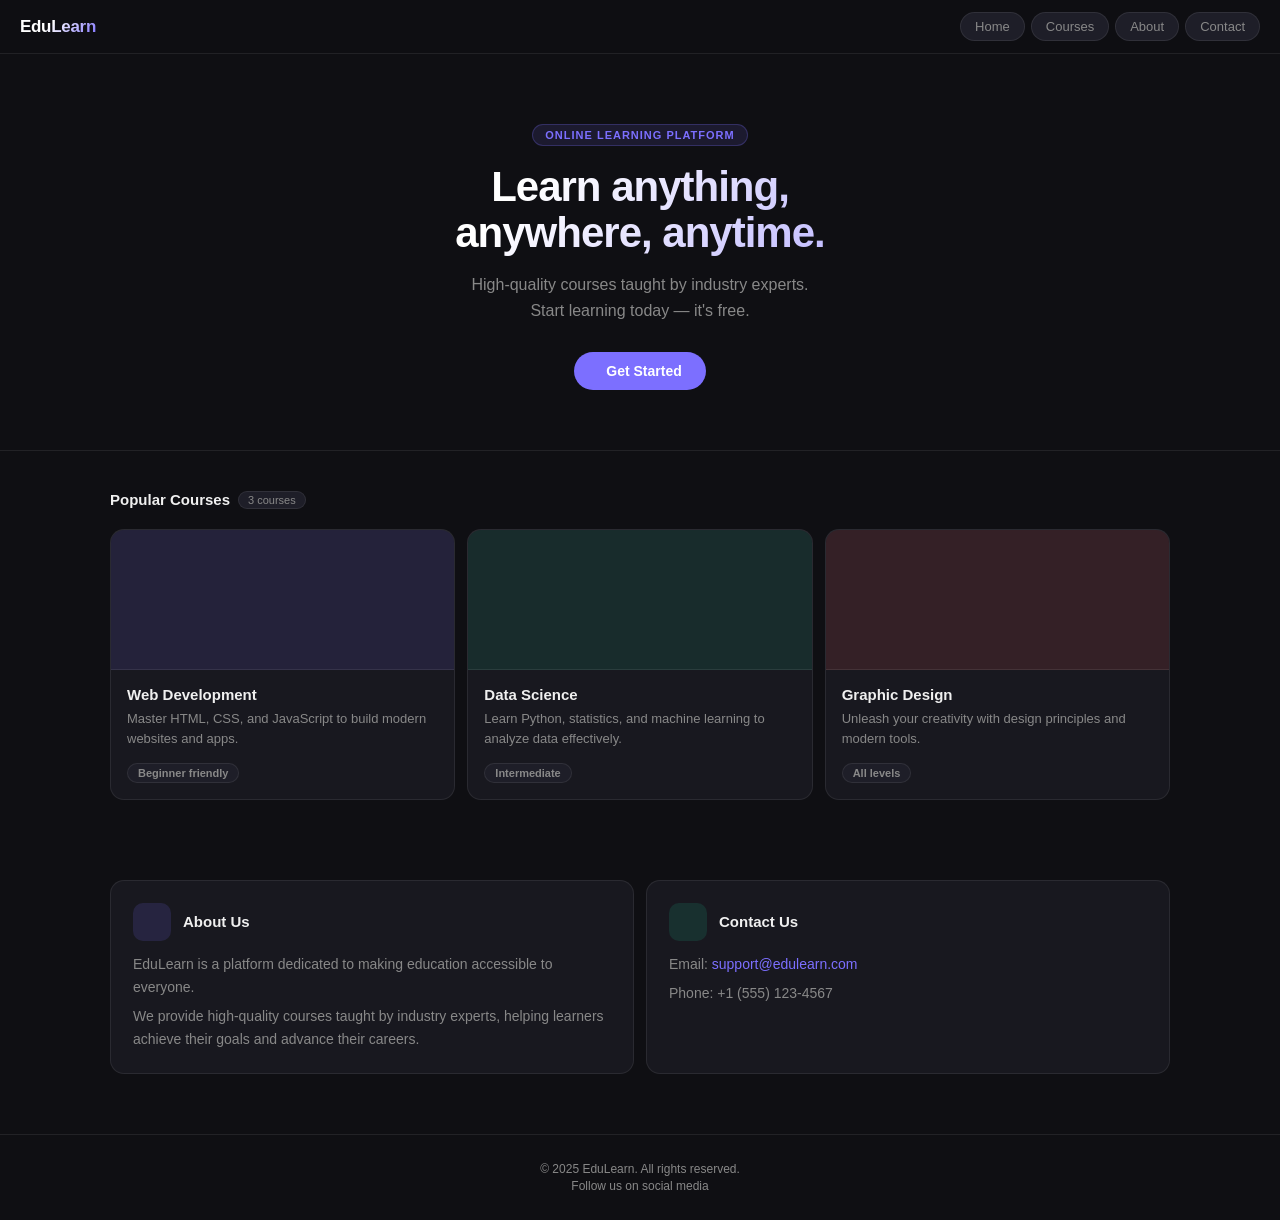
<file: index.html>
<!DOCTYPE html>
<html lang="en">
<head>
  <meta charset="UTF-8" />
  <meta name="viewport" content="width=device-width, initial-scale=1.0"/>
  <title>EduLearn - Online Learning Platform</title>

  <script async src="https://pagead2.googlesyndication.com/pagead/js/adsbygoogle.js?client=ca-pub-9308649654279660" 
    crossorigin="anonymous"></script>
  <link rel="stylesheet" href="https://site-assets.fontawesome.com/releases/v6.2.0/css/all.css">

  <style>
    *, *::before, *::after { box-sizing: border-box; margin: 0; padding: 0; }

    :root {
      --bg: #0f0f13;
      --bg2: #18181f;
      --bg3: #1e1e28;
      --border: rgba(255,255,255,0.08);
      --text: #f0f0f0;
      --muted: #888;
      --accent: #7c6fff;
      --accent2: #ff5f5f;
      --green: #1fbb8a;
      --radius: 14px;
    }

    body {
      background: var(--bg);
      color: var(--text);
      font-family: -apple-system, BlinkMacSystemFont, 'Segoe UI', sans-serif;
      min-height: 100vh;
    }

    /* NAV */
    nav {
      display: flex;
      align-items: center;
      gap: 12px;
      padding: 12px 20px;
      background: rgba(15,15,19,0.92);
      backdrop-filter: blur(12px);
      border-bottom: 1px solid var(--border);
      position: sticky;
      top: 0;
      z-index: 200;
    }
    .nav-logo {
      font-size: 17px;
      font-weight: 700;
      letter-spacing: -0.3px;
      background: linear-gradient(135deg, #fff 40%, var(--accent));
      -webkit-background-clip: text;
      -webkit-text-fill-color: transparent;
      background-clip: text;
      text-decoration: none;
    }
    .nav-links {
      display: flex;
      gap: 6px;
      margin-left: auto;
    }
    .nav-links a {
      flex-shrink: 0;
      padding: 6px 14px;
      border-radius: 20px;
      border: 1px solid var(--border);
      background: var(--bg3);
      color: var(--muted);
      font-size: 13px;
      font-weight: 500;
      text-decoration: none;
      transition: color 0.15s, background 0.15s, border-color 0.15s;
    }
    .nav-links a:hover { background: var(--accent); color: #fff; border-color: var(--accent); }

    /* HERO */
    .hero {
      text-align: center;
      padding: 70px 20px 60px;
      border-bottom: 1px solid var(--border);
    }
    .hero .eyebrow {
      display: inline-block;
      font-size: 11px;
      font-weight: 700;
      letter-spacing: 1px;
      text-transform: uppercase;
      color: var(--accent);
      background: rgba(124,111,255,0.12);
      border: 1px solid rgba(124,111,255,0.25);
      border-radius: 20px;
      padding: 4px 12px;
      margin-bottom: 18px;
    }
    .hero h2 {
      font-size: 42px;
      font-weight: 800;
      letter-spacing: -1px;
      line-height: 1.1;
      background: linear-gradient(135deg, #fff 40%, var(--accent));
      -webkit-background-clip: text;
      -webkit-text-fill-color: transparent;
      background-clip: text;
      margin-bottom: 16px;
    }
    .hero p {
      font-size: 16px;
      color: var(--muted);
      margin-bottom: 28px;
      line-height: 1.6;
    }
    .hero-btn {
      display: inline-flex;
      align-items: center;
      gap: 8px;
      background: var(--accent);
      color: #fff;
      font-size: 14px;
      font-weight: 600;
      padding: 11px 24px;
      border-radius: 24px;
      text-decoration: none;
      border: none;
      cursor: pointer;
      transition: opacity 0.15s;
    }
    .hero-btn:hover { opacity: 0.88; }

    /* SECTION */
    .section {
      padding: 40px 20px;
      max-width: 1100px;
      margin: 0 auto;
    }
    .section-header {
      display: flex;
      align-items: center;
      gap: 8px;
      margin-bottom: 20px;
    }
    .section-header h2 { font-size: 15px; font-weight: 700; color: var(--text); }
    .count-pill {
      background: var(--bg3);
      border: 1px solid var(--border);
      border-radius: 20px;
      padding: 2px 9px;
      font-size: 11px;
      color: var(--muted);
    }

    /* COURSE CARDS */
    .courses {
      display: grid;
      grid-template-columns: repeat(auto-fit, minmax(260px, 1fr));
      gap: 12px;
    }
    .course-card {
      background: var(--bg2);
      border: 1px solid var(--border);
      border-radius: var(--radius);
      overflow: hidden;
      transition: border-color 0.2s, transform 0.2s;
      text-decoration: none;
      color: inherit;
      display: block;
    }
    .course-card:hover {
      border-color: rgba(124,111,255,0.4);
      transform: translateY(-3px);
    }
    .course-image {
      height: 140px;
      display: flex;
      align-items: center;
      justify-content: center;
      font-size: 32px;
      border-bottom: 1px solid var(--border);
    }
    .course-image.web  { background: rgba(124,111,255,0.12); }
    .course-image.data { background: rgba(31,187,138,0.12); }
    .course-image.design { background: rgba(255,95,95,0.12); }
    .course-body { padding: 16px; }
    .course-body h3 { font-size: 15px; font-weight: 700; margin-bottom: 6px; color: var(--text); }
    .course-body p { font-size: 13px; color: var(--muted); line-height: 1.55; margin-bottom: 14px; }
    .course-tag {
      display: inline-block;
      font-size: 11px;
      font-weight: 600;
      padding: 3px 10px;
      border-radius: 20px;
      border: 1px solid var(--border);
      color: var(--muted);
      background: var(--bg3);
    }

    /* ABOUT + CONTACT */
    .info-grid {
      display: grid;
      grid-template-columns: repeat(auto-fit, minmax(280px, 1fr));
      gap: 12px;
    }
    .info-card {
      background: var(--bg2);
      border: 1px solid var(--border);
      border-radius: var(--radius);
      padding: 22px;
    }
    .info-card .card-header {
      display: flex;
      align-items: center;
      gap: 12px;
      margin-bottom: 12px;
    }
    .card-icon {
      width: 38px;
      height: 38px;
      border-radius: 10px;
      display: flex;
      align-items: center;
      justify-content: center;
      font-size: 16px;
      flex-shrink: 0;
    }
    .icon-purple { background: rgba(124,111,255,0.15); color: var(--accent); }
    .icon-green  { background: rgba(31,187,138,0.15);  color: var(--green); }
    .info-card h3 { font-size: 15px; font-weight: 700; color: var(--text); }
    .info-card p  { font-size: 14px; color: var(--muted); line-height: 1.65; }
    .info-card p + p { margin-top: 6px; }
    .info-card a { color: var(--accent); text-decoration: none; }
    .info-card a:hover { text-decoration: underline; }

    /* FOOTER */
    footer {
      border-top: 1px solid var(--border);
      text-align: center;
      padding: 24px 20px;
      margin-top: 20px;
    }
    footer p { font-size: 12px; color: var(--muted); margin: 3px 0; }
  </style>
</head>
<body>

  <!-- NAV -->
  <nav>
    <a href="#" class="nav-logo">EduLearn</a>
    <div class="nav-links">
      <a href="#">Home</a>
      <a href="#courses">Courses</a>
      <a href="#about">About</a>
      <a href="#contact">Contact</a>
    </div>
  </nav>

  <!-- HERO -->
  <section class="hero">
    <span class="eyebrow">Online Learning Platform</span>
    <h2>Learn anything,<br>anywhere, anytime.</h2>
    <p>High-quality courses taught by industry experts.<br>Start learning today — it's free.</p>
    <a href="/304072.html" class="hero-btn">
      <i class="fa-solid fa-play" style="font-size:11px"></i> Get Started
    </a>
  </section>

  <!-- COURSES -->
  <section id="courses" class="section">
    <div class="section-header">
      <h2>Popular Courses</h2>
      <span class="count-pill">3 courses</span>
    </div>
    <div class="courses">

      <div class="course-card">
        <div class="course-image web"><i class="fas fa-code"></i></div>
        <div class="course-body">
          <h3>Web Development</h3>
          <p>Master HTML, CSS, and JavaScript to build modern websites and apps.</p>
          <span class="course-tag">Beginner friendly</span>
        </div>
      </div>

      <div class="course-card">
        <div class="course-image data"><i class="fas fa-chart-line"></i></div>
        <div class="course-body">
          <h3>Data Science</h3>
          <p>Learn Python, statistics, and machine learning to analyze data effectively.</p>
          <span class="course-tag">Intermediate</span>
        </div>
      </div>

      <div class="course-card">
        <div class="course-image design"><i class="fas fa-pen-nib"></i></div>
        <div class="course-body">
          <h3>Graphic Design</h3>
          <p>Unleash your creativity with design principles and modern tools.</p>
          <span class="course-tag">All levels</span>
        </div>
      </div>

    </div>
  </section>

  <!-- ABOUT + CONTACT -->
  <section class="section">
    <div class="info-grid">

      <div class="info-card" id="about">
        <div class="card-header">
          <div class="card-icon icon-purple"><i class="fas fa-graduation-cap"></i></div>
          <h3>About Us</h3>
        </div>
        <p>EduLearn is a platform dedicated to making education accessible to everyone.</p>
        <p>We provide high-quality courses taught by industry experts, helping learners achieve their goals and advance their careers.</p>
      </div>

      <div class="info-card" id="contact">
        <div class="card-header">
          <div class="card-icon icon-green"><i class="fas fa-envelope"></i></div>
          <h3>Contact Us</h3>
        </div>
        <p>Email: <a href="mailto:support@edulearn.com">support@edulearn.com</a></p>
        <p>Phone: +1 (555) 123-4567</p>
      </div>

    </div>
  </section>

  <!-- FOOTER -->
  <footer>
    <p>&copy; 2025 EduLearn. All rights reserved.</p>
    <p>Follow us on social media</p>
  </footer>

</body>
</html>
</file>
